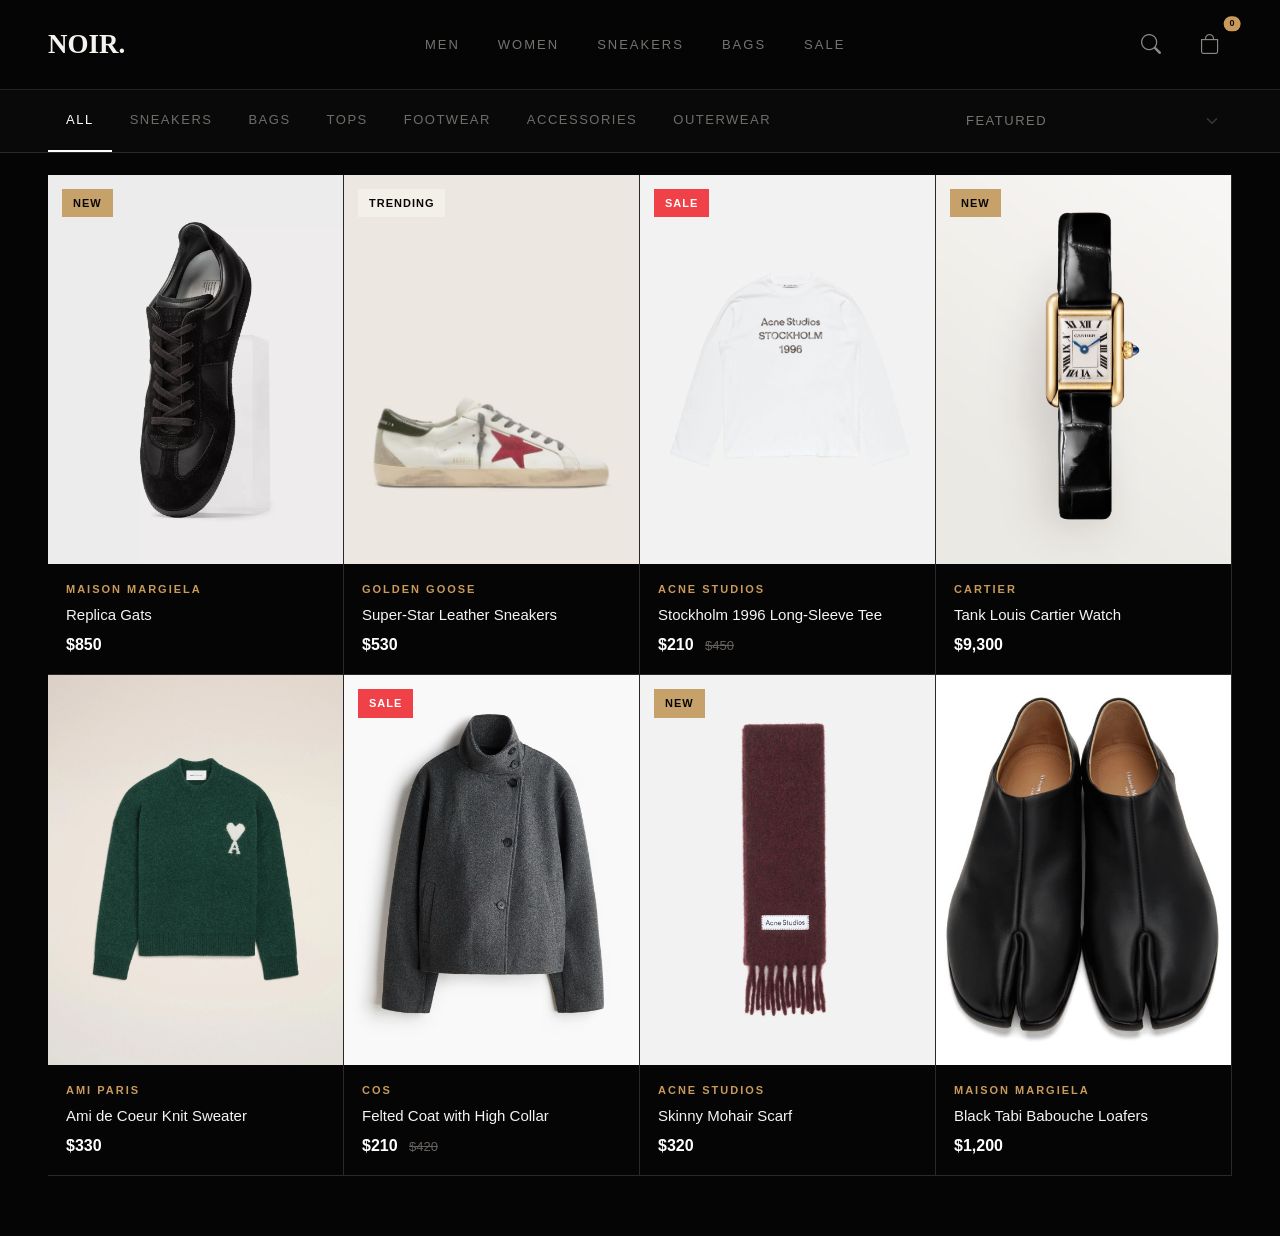
<file: index.html>
<!DOCTYPE html>
<html lang="es">
<head>
  <meta charset="UTF-8">
  <meta http-equiv="refresh" content="0; url=Noir.html">
  <meta name="viewport" content="width=device-width, initial-scale=1.0">
  <title>NOIR.</title>
  <script>window.location.replace('Noir.html');</script>
</head>
<body>
  <p>Abriendo NOIR...</p>
</body>
</html>
</file>
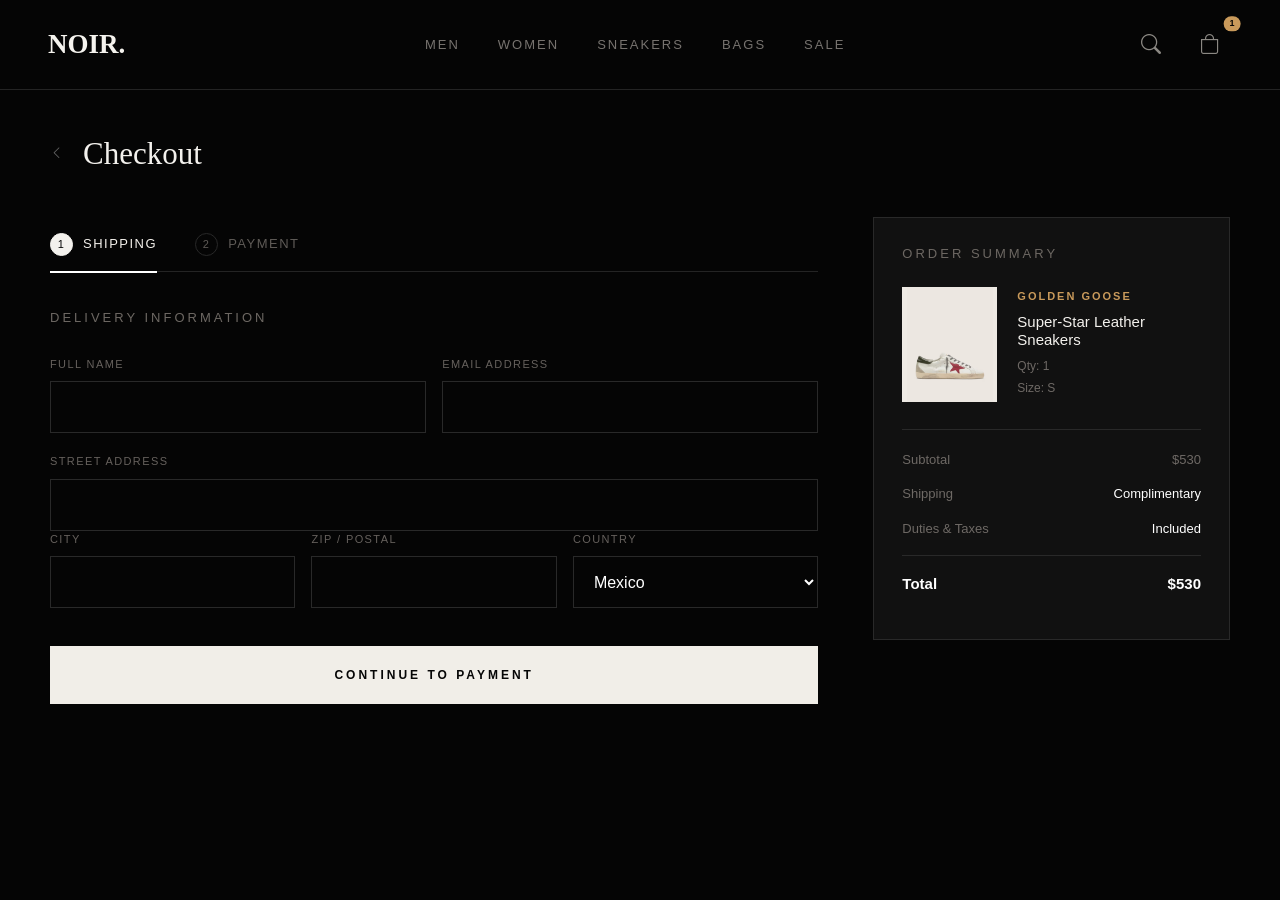
<file: checkout.html>
<!DOCTYPE html>
<html lang="es">

<head>
    <meta charset="UTF-8">
    <meta name="viewport" content="width=device-width, initial-scale=1.0">

    <title>NOIR. | Checkout</title>

    <!-- Bootstrap -->
    <link
        href="https://cdn.jsdelivr.net/npm/bootstrap@5.3.8/dist/css/bootstrap.min.css"
        rel="stylesheet">

    <!-- Bootstrap Icons -->
    <link
        rel="stylesheet"
        href="https://cdn.jsdelivr.net/npm/bootstrap-icons@1.13.1/font/bootstrap-icons.min.css">

    <!-- CSS -->
    <link rel="stylesheet" href="css/checkout.css">
</head>

<body>


<!-- =====================================================
     NAVBAR
===================================================== -->

<header>

    <nav class="navbar navbar-expand-lg navbar-dark noir-navbar">

        <div class="container-fluid px-lg-5">

            <!-- LOGO -->
            <a class="navbar-brand noir-logo" href="Noir.html">
                NOIR.
            </a>

            <!-- BOTÓN RESPONSIVE -->
            <button
                class="navbar-toggler"
                type="button"
                data-bs-toggle="collapse"
                data-bs-target="#mainNavbar">

                <span class="navbar-toggler-icon"></span>

            </button>


            <div
                class="collapse navbar-collapse"
                id="mainNavbar">

                <!-- MENÚ -->

                <ul class="navbar-nav mx-auto">

                    <li class="nav-item">
                        <a class="nav-link" href="Noir.html">
                            MEN
                        </a>
                    </li>

                    <li class="nav-item">
                        <a class="nav-link" href="Noir.html">
                            WOMEN
                        </a>
                    </li>

                    <li class="nav-item">
                        <a class="nav-link" href="Noir.html">
                            SNEAKERS
                        </a>
                    </li>

                    <li class="nav-item">
                        <a class="nav-link" href="Noir.html">
                            BAGS
                        </a>
                    </li>

                    <li class="nav-item">
                        <a class="nav-link" href="Noir.html">
                            SALE
                        </a>
                    </li>

                </ul>


                <!-- ICONOS -->

                <div class="navbar-icons">

                    <a
                        href="Noir.html"
                        class="btn icon-button">

                        <i class="bi bi-search"></i>

                    </a>


                    <button
                        class="btn icon-button position-relative"
                        type="button">

                        <i class="bi bi-bag"></i>

                        <span
                            id="cartCounter"
                            class="position-absolute top-0 start-100 translate-middle badge rounded-pill">

                            1

                        </span>

                    </button>

                </div>

            </div>

        </div>

    </nav>

</header>



<!-- =====================================================
     CHECKOUT
===================================================== -->

<main class="checkout-page">

    <div class="container-fluid checkout-container">


        <!-- TÍTULO -->

        <div class="checkout-title">

            <a
                href="producto.html"
                class="back-button">

                <i class="bi bi-chevron-left"></i>

            </a>

            <h1>
                Checkout
            </h1>

        </div>



        <div class="row checkout-row">


            <!-- =================================================
                 LADO IZQUIERDO
            ================================================== -->

            <div class="col-lg-8">


                <!-- PASOS -->

                <div class="checkout-steps">


                    <div
                        class="checkout-step active"
                        id="shippingStep">

                        <span class="step-number">
                            1
                        </span>

                        <span>
                            SHIPPING
                        </span>

                    </div>


                    <div
                        class="checkout-step"
                        id="paymentStep">

                        <span class="step-number">
                            2
                        </span>

                        <span>
                            PAYMENT
                        </span>

                    </div>

                </div>



                <!-- =================================================
                     FORMULARIO SHIPPING
                ================================================== -->

                <form
                    id="shippingForm"
                    class="checkout-form">


                    <h2>
                        DELIVERY INFORMATION
                    </h2>


                    <!-- NOMBRE + EMAIL -->

                    <div class="row g-3">


                        <div class="col-md-6">

                            <label for="fullName">
                                FULL NAME
                            </label>

                            <input
                                type="text"
                                id="fullName"
                                required>

                        </div>


                        <div class="col-md-6">

                            <label for="email">
                                EMAIL ADDRESS
                            </label>

                            <input
                                type="email"
                                id="email"
                                required>

                        </div>


                    </div>



                    <!-- DIRECCIÓN -->

                    <div class="form-group">

                        <label for="address">
                            STREET ADDRESS
                        </label>

                        <input
                            type="text"
                            id="address"
                            required>

                    </div>



                    <!-- CITY / ZIP / COUNTRY -->

                    <div class="row g-3">


                        <div class="col-md-4">

                            <label for="city">
                                CITY
                            </label>

                            <input
                                type="text"
                                id="city"
                                required>

                        </div>


                        <div class="col-md-4">

                            <label for="zip">
                                ZIP / POSTAL
                            </label>

                            <input
                                type="text"
                                id="zip"
                                required>

                        </div>


                        <div class="col-md-4">

                            <label for="country">
                                COUNTRY
                            </label>

                            <select
                                id="country"
                                required>

                                <option value="Mexico">
                                    Mexico
                                </option>

                                <option value="United States">
                                    United States
                                </option>

                                <option value="Canada">
                                    Canada
                                </option>

                                <option value="Spain">
                                    Spain
                                </option>

                                <option value="France">
                                    France
                                </option>

                                <option value="Italy">
                                    Italy
                                </option>

                            </select>

                        </div>


                    </div>



                    <!-- CONTINUE -->

                    <button
                        type="submit"
                        class="checkout-button">

                        CONTINUE TO PAYMENT

                    </button>


                </form>



                <!-- =================================================
                     PAYMENT
                ================================================== -->

                <form
                    id="paymentForm"
                    class="checkout-form payment-form">


                    <h2>
                        PAYMENT INFORMATION
                    </h2>


                    <!-- NOMBRE -->

                    <div class="form-group">

                        <label for="cardName">
                            NAME ON CARD
                        </label>

                        <input
                            type="text"
                            id="cardName"
                            autocomplete="off"
                            required>

                    </div>



                    <!-- CARD NUMBER -->

                    <div class="form-group">

                        <label for="cardNumber">
                            CARD NUMBER
                        </label>

                        <input
                            type="text"
                            id="cardNumber"
                            maxlength="19"
                            inputmode="numeric"
                            autocomplete="off"
                            placeholder="0000 0000 0000 0000"
                            required>

                    </div>



                    <!-- EXPIRATION + CVV -->

                    <div class="row g-3">


                        <div class="col-md-6">

                            <label for="expiration">
                                EXPIRATION DATE
                            </label>

                            <input
                                type="text"
                                id="expiration"
                                maxlength="5"
                                inputmode="numeric"
                                autocomplete="off"
                                placeholder="MM/YY"
                                required>

                        </div>


                        <div class="col-md-6">

                            <label for="cvv">
                                CVV
                            </label>

                            <input
                                type="password"
                                id="cvv"
                                maxlength="4"
                                inputmode="numeric"
                                autocomplete="off"
                                placeholder="•••"
                                required>

                        </div>


                    </div>



                    <div class="payment-buttons">


                        <button
                            type="button"
                            id="backToShipping"
                            class="back-shipping">

                            BACK

                        </button>


                        <button
                            type="submit"
                            class="checkout-button place-order">

                            PLACE ORDER

                        </button>


                    </div>


                </form>



                <!-- =================================================
                     CONFIRMACIÓN
                ================================================== -->

                <div
                    id="orderConfirmation"
                    class="order-confirmation">


                    <i class="bi bi-check-circle"></i>


                    <h2>
                        ORDER CONFIRMED
                    </h2>


                    <p>
                        Thank you for shopping at NOIR.
                    </p>


                    <a
                        href="Noir.html"
                        class="return-store">

                        RETURN TO STORE

                    </a>


                </div>


            </div>



            <!-- =================================================
                 ORDER SUMMARY
            ================================================== -->

            <div class="col-lg-4">


                <aside class="order-summary">


                    <h2>
                        ORDER SUMMARY
                    </h2>



                    <!-- PRODUCTO -->

                    <div class="summary-product">


                        <div class="summary-image">

                            <img
                                id="summaryImage"
                                src="GoldenRed.avif"
                                alt="Product">

                        </div>



                        <div class="summary-info">


                            <p
                                class="summary-brand"
                                id="summaryBrand">

                                GOLDEN GOOSE

                            </p>


                            <h3 id="summaryName">

                                Super-Star Leather Sneakers

                            </h3>


                            <p class="summary-small">

                                Qty: 1

                            </p>


                            <p
                                class="summary-small"
                                id="summarySize">

                                Size: S

                            </p>


                        </div>


                    </div>



                    <div class="summary-divider"></div>



                    <!-- PRECIOS -->

                    <div class="summary-line">

                        <span>
                            Subtotal
                        </span>

                        <span id="subtotal">
                            $530
                        </span>

                    </div>


                    <div class="summary-line">

                        <span>
                            Shipping
                        </span>

                        <span class="white">
                            Complimentary
                        </span>

                    </div>


                    <div class="summary-line">

                        <span>
                            Duties & Taxes
                        </span>

                        <span class="white">
                            Included
                        </span>

                    </div>



                    <div class="summary-divider small"></div>



                    <div class="summary-line total">

                        <span>
                            Total
                        </span>

                        <span id="total">
                            $530
                        </span>

                    </div>


                </aside>


            </div>


        </div>


    </div>

</main>



<!-- BOOTSTRAP JS -->

<script
    src="https://cdn.jsdelivr.net/npm/bootstrap@5.3.8/dist/js/bootstrap.bundle.min.js">
</script>


<!-- CHECKOUT JS -->

<script src="js/checkout.js"></script>


</body>

</html>
</file>
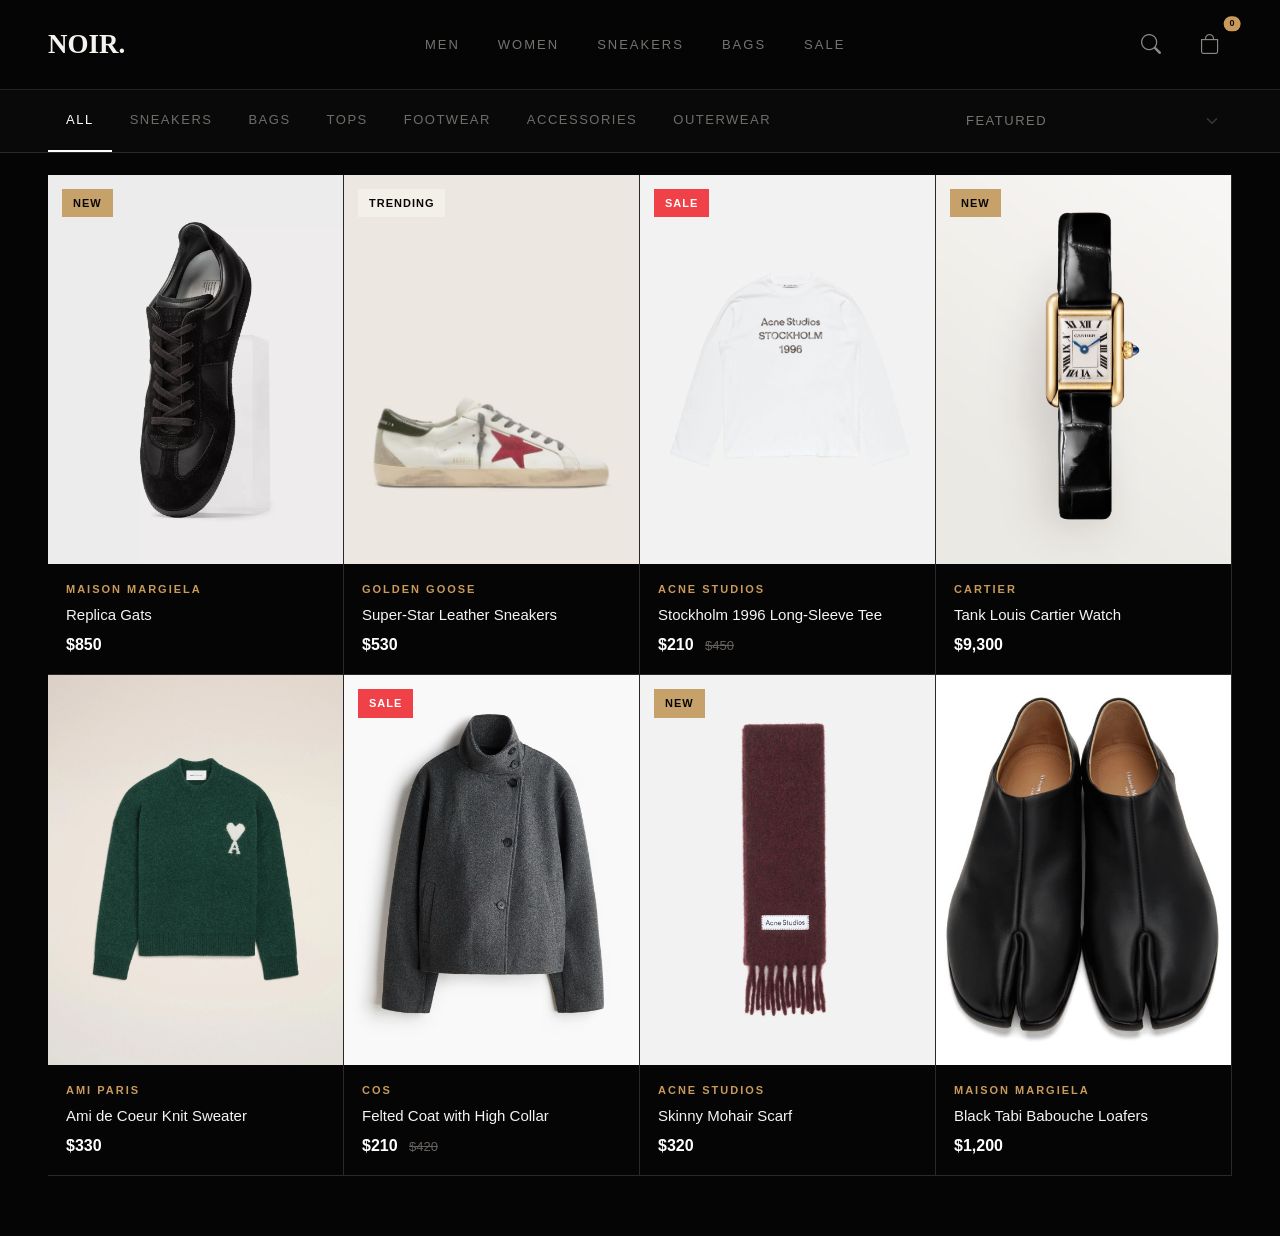
<file: Noir.html>
<!DOCTYPE html>
<html lang="es">

<head>
    <meta charset="UTF-8">
    <meta name="viewport" content="width=device-width, initial-scale=1.0">

    <title>NOIR. | Designer Fashion</title>

    <!-- BOOTSTRAP -->
    <link
        href="https://cdn.jsdelivr.net/npm/bootstrap@5.3.8/dist/css/bootstrap.min.css"
        rel="stylesheet">

    <!-- BOOTSTRAP ICONS -->
    <link
        rel="stylesheet"
        href="https://cdn.jsdelivr.net/npm/bootstrap-icons@1.13.1/font/bootstrap-icons.min.css">

    <!-- CSS -->
    <link rel="stylesheet" href="css/styles.css">
</head>


<body>

    <!-- =====================================================
         HEADER
    ====================================================== -->

    <header>

        <nav class="navbar navbar-expand-lg navbar-dark noir-navbar">

            <div class="container-fluid px-lg-5">

                <!-- LOGO -->

                <a class="navbar-brand noir-logo" href="Noir.html">
                    NOIR.
                </a>


                <!-- BOTÓN RESPONSIVE -->

                <button
                    class="navbar-toggler"
                    type="button"
                    data-bs-toggle="collapse"
                    data-bs-target="#mainNavbar">

                    <span class="navbar-toggler-icon"></span>

                </button>


                <!-- MENÚ -->

                <div
                    class="collapse navbar-collapse"
                    id="mainNavbar">

                    <ul class="navbar-nav mx-auto">

                        <li class="nav-item">

                            <a class="nav-link" href="#">
                                MEN
                            </a>

                        </li>


                        <li class="nav-item">

                            <a class="nav-link" href="#">
                                WOMEN
                            </a>

                        </li>


                        <li class="nav-item">

                            <a class="nav-link" href="#">
                                SNEAKERS
                            </a>

                        </li>


                        <li class="nav-item">

                            <a class="nav-link" href="#">
                                BAGS
                            </a>

                        </li>


                        <li class="nav-item">

                            <a class="nav-link" href="#">
                                SALE
                            </a>

                        </li>

                    </ul>


                    <!-- ICONOS -->

                    <div class="navbar-icons">

                        <!-- BUSCADOR -->

                        <button
                            class="btn icon-button"
                            type="button"
                            data-bs-toggle="offcanvas"
                            data-bs-target="#searchMenu">

                            <i class="bi bi-search"></i>

                        </button>


                        <!-- CARRITO -->

                        <button
                            class="btn icon-button position-relative"
                            type="button">

                            <i class="bi bi-bag"></i>

                            <span
                                id="cartCounter"
                                class="position-absolute top-0 start-100 translate-middle badge rounded-pill">

                                0

                            </span>

                        </button>

                    </div>

                </div>

            </div>

        </nav>


        <!-- =====================================================
             CATEGORÍAS
        ====================================================== -->

        <nav class="category-navbar">

            <div class="container-fluid px-lg-5">

                <div class="row align-items-center">


                    <div class="col-lg-9">

                        <div class="category-links">


                            <button
                                class="category active"
                                data-category="all">

                                ALL

                            </button>


                            <button
                                class="category"
                                data-category="sneakers">

                                SNEAKERS

                            </button>


                            <button
                                class="category"
                                data-category="bags">

                                BAGS

                            </button>


                            <button
                                class="category"
                                data-category="tops">

                                TOPS

                            </button>


                            <button
                                class="category"
                                data-category="footwear">

                                FOOTWEAR

                            </button>


                            <button
                                class="category"
                                data-category="accessories">

                                ACCESSORIES

                            </button>


                            <button
                                class="category"
                                data-category="outerwear">

                                OUTERWEAR

                            </button>


                        </div>

                    </div>


                    <!-- ORDENAR -->

                    <div class="col-lg-3">

                        <select
                            id="sortProducts"
                            class="form-select noir-select">

                            <option value="featured">
                                FEATURED
                            </option>

                            <option value="low">
                                PRICE: LOW TO HIGH
                            </option>

                            <option value="high">
                                PRICE: HIGH TO LOW
                            </option>

                        </select>

                    </div>


                </div>

            </div>

        </nav>

    </header>



    <!-- =====================================================
         CATÁLOGO
    ====================================================== -->

    <main>

        <section
            class="container-fluid px-lg-5 product-section">

            <div
                class="row g-0"
                id="productGrid">


                <!-- =================================================
                     PRODUCTO 1
                     MAISON MARGIELA
                ================================================== -->

                <article
                    class="col-12 col-sm-6 col-lg-3 product-card clickable-product"

                    data-category="sneakers"

                    data-brand="MAISON MARGIELA"

                    data-name="Replica Gats"

                    data-price="850"

                    data-image="MaisonMargiela.webp">


                    <div class="product-image">

                        <span class="product-badge new">
                            NEW
                        </span>

                        <img
                            src="MaisonMargiela.webp"
                            alt="Maison Margiela Replica Gats">

                    </div>


                    <div class="product-info">

                        <p class="brand">
                            MAISON MARGIELA
                        </p>

                        <h2 class="product-name">
                            Replica Gats
                        </h2>

                        <p class="price">
                            $850
                        </p>

                    </div>

                </article>



                <!-- =================================================
                     PRODUCTO 2
                     GOLDEN GOOSE
                ================================================== -->

                <article
                    class="col-12 col-sm-6 col-lg-3 product-card clickable-product"

                    data-category="sneakers"

                    data-brand="GOLDEN GOOSE"

                    data-name="Super-Star Leather Sneakers"

                    data-price="530"

                    data-image="GoldenRed.avif">


                    <div class="product-image">

                        <span class="product-badge trending">
                            TRENDING
                        </span>

                        <img
                            src="GoldenRed.avif"
                            alt="Golden Goose Super-Star Leather Sneakers">

                    </div>


                    <div class="product-info">

                        <p class="brand">
                            GOLDEN GOOSE
                        </p>

                        <h2 class="product-name">
                            Super-Star Leather Sneakers
                        </h2>

                        <p class="price">
                            $530
                        </p>

                    </div>

                </article>



                <!-- =================================================
                     PRODUCTO 3
                     ACNE STUDIOS
                ================================================== -->

                <article
                    class="col-12 col-sm-6 col-lg-3 product-card clickable-product"

                    data-category="tops"

                    data-brand="ACNE STUDIOS"

                    data-name="Stockholm 1996 Long-Sleeve Tee"

                    data-price="210"

                    data-image="AcneStudios.webp">


                    <div class="product-image">

                        <span class="product-badge sale">
                            SALE
                        </span>

                        <img
                            src="AcneStudios.webp"
                            alt="Acne Studios Stockholm 1996 Long-Sleeve Tee">

                    </div>


                    <div class="product-info">

                        <p class="brand">
                            ACNE STUDIOS
                        </p>

                        <h2 class="product-name">
                            Stockholm 1996 Long-Sleeve Tee
                        </h2>

                        <p class="price">

                            $210

                            <del>
                                $450
                            </del>

                        </p>

                    </div>

                </article>



                <!-- =================================================
                     PRODUCTO 4
                     CARTIER
                ================================================== -->

                <article
                    class="col-12 col-sm-6 col-lg-3 product-card clickable-product"

                    data-category="accessories"

                    data-brand="CARTIER"

                    data-name="Tank Louis Cartier Watch"

                    data-price="9300"

                    data-image="Cartier.avif">


                    <div class="product-image">

                        <span class="product-badge new">
                            NEW
                        </span>

                        <img
                            src="Cartier.avif"
                            alt="Tank Louis Cartier Watch">

                    </div>


                    <div class="product-info">

                        <p class="brand">
                            CARTIER
                        </p>

                        <h2 class="product-name">
                            Tank Louis Cartier Watch
                        </h2>

                        <p class="price">
                            $9,300
                        </p>

                    </div>

                </article>



                <!-- =================================================
                     PRODUCTO 5
                     AMI PARIS
                ================================================== -->

                <article
                    class="col-12 col-sm-6 col-lg-3 product-card clickable-product"

                    data-category="tops"

                    data-brand="AMI PARIS"

                    data-name="Ami de Coeur Knit Sweater"

                    data-price="330"

                    data-image="Ami.webp">


                    <div class="product-image">

                        <img
                            src="Ami.webp"
                            alt="AMI Paris Ami de Coeur Knit Sweater">

                    </div>


                    <div class="product-info">

                        <p class="brand">
                            AMI PARIS
                        </p>

                        <h2 class="product-name">
                            Ami de Coeur Knit Sweater
                        </h2>

                        <p class="price">
                            $330
                        </p>

                    </div>

                </article>



                <!-- =================================================
                     PRODUCTO 6
                     COS
                ================================================== -->

                <article
                    class="col-12 col-sm-6 col-lg-3 product-card clickable-product"

                    data-category="outerwear"

                    data-brand="COS"

                    data-name="Felted Coat with High Collar"

                    data-price="210"

                    data-image="HighNeck.avif">


                    <div class="product-image">

                        <span class="product-badge sale">
                            SALE
                        </span>

                        <img
                            src="HighNeck.avif"
                            alt="COS Felted Coat with High Collar">

                    </div>


                    <div class="product-info">

                        <p class="brand">
                            COS
                        </p>

                        <h2 class="product-name">
                            Felted Coat with High Collar
                        </h2>

                        <p class="price">

                            $210

                            <del>
                                $420
                            </del>

                        </p>

                    </div>

                </article>



                <!-- =================================================
                     PRODUCTO 7
                     ACNE STUDIOS
                ================================================== -->

                <article
                    class="col-12 col-sm-6 col-lg-3 product-card clickable-product"

                    data-category="accessories"

                    data-brand="ACNE STUDIOS"

                    data-name="Skinny Mohair Scarf"

                    data-price="320"

                    data-image="AcneScarf.webp">


                    <div class="product-image">

                        <span class="product-badge new">
                            NEW
                        </span>

                        <img
                            src="AcneScarf.webp"
                            alt="Acne Studios Skinny Mohair Scarf">

                    </div>


                    <div class="product-info">

                        <p class="brand">
                            ACNE STUDIOS
                        </p>

                        <h2 class="product-name">
                            Skinny Mohair Scarf
                        </h2>

                        <p class="price">
                            $320
                        </p>

                    </div>

                </article>



                <!-- =================================================
                     PRODUCTO 8
                     MAISON MARGIELA
                ================================================== -->

                <article
                    class="col-12 col-sm-6 col-lg-3 product-card clickable-product"

                    data-category="footwear"

                    data-brand="MAISON MARGIELA"

                    data-name="Black Tabi Babouche Loafers"

                    data-price="1200"

                    data-image="MuiMui.webp">


                    <div class="product-image">

                        <img
                            src="MuiMui.webp"
                            alt="Maison Margiela Black Tabi Babouche Loafers">

                    </div>


                    <div class="product-info">

                        <p class="brand">
                            MAISON MARGIELA
                        </p>

                        <h2 class="product-name">
                            Black Tabi Babouche Loafers
                        </h2>

                        <p class="price">
                            $1,200
                        </p>

                    </div>

                </article>


            </div>

        </section>

    </main>



    <!-- =====================================================
         BUSCADOR OFFCANVAS
    ====================================================== -->

    <div
        class="offcanvas offcanvas-end text-bg-dark"
        tabindex="-1"
        id="searchMenu">


        <div class="offcanvas-header">

            <h5 class="offcanvas-title">
                SEARCH
            </h5>

            <button
                type="button"
                class="btn-close btn-close-white"
                data-bs-dismiss="offcanvas">
            </button>

        </div>


        <div class="offcanvas-body">

            <input
                type="text"
                id="searchInput"
                class="form-control"
                placeholder="Search products...">

        </div>


    </div>



    <!-- BOOTSTRAP JAVASCRIPT -->

    <script
        src="https://cdn.jsdelivr.net/npm/bootstrap@5.3.8/dist/js/bootstrap.bundle.min.js">
    </script>


    <!-- JAVASCRIPT PROPIO -->

    <script src="js/script.js"></script>


</body>

</html>
</file>
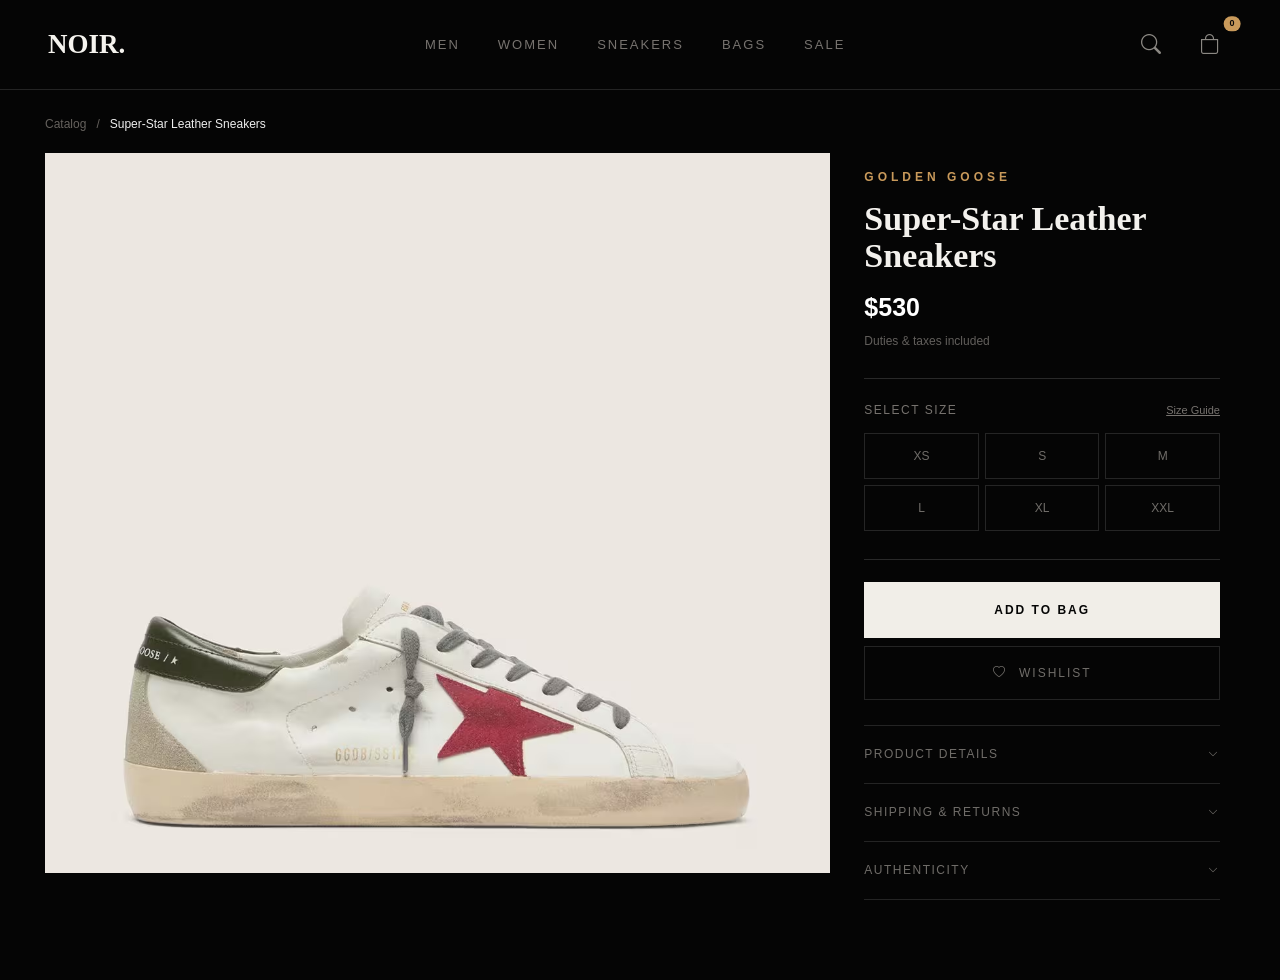
<file: producto.html>
<!DOCTYPE html>
<html lang="es">

<head>

    <meta charset="UTF-8">

    <meta name="viewport"
          content="width=device-width, initial-scale=1.0">

    <title>NOIR. | Product</title>


    <!-- BOOTSTRAP -->
    <link
        href="https://cdn.jsdelivr.net/npm/bootstrap@5.3.8/dist/css/bootstrap.min.css"
        rel="stylesheet">


    <!-- BOOTSTRAP ICONS -->
    <link
        rel="stylesheet"
        href="https://cdn.jsdelivr.net/npm/bootstrap-icons@1.13.1/font/bootstrap-icons.min.css">


    <!-- CSS DE PRODUCTO -->
    <link
        rel="stylesheet"
        href="css/producto.css">

</head>


<body>


<!-- =====================================================
     HEADER / NAVBAR
===================================================== -->

<header>

    <nav class="navbar navbar-expand-lg navbar-dark noir-navbar">

        <div class="container-fluid px-lg-5">


            <!-- LOGO -->

            <a
                class="navbar-brand noir-logo"
                href="Noir.html">

                NOIR.

            </a>


            <!-- BOTÓN RESPONSIVE -->

            <button
                class="navbar-toggler"
                type="button"
                data-bs-toggle="collapse"
                data-bs-target="#mainNavbar">

                <span class="navbar-toggler-icon"></span>

            </button>


            <!-- MENÚ -->

            <div
                class="collapse navbar-collapse"
                id="mainNavbar">


                <ul class="navbar-nav mx-auto">


                    <li class="nav-item">

                        <a
                            class="nav-link"
                            href="Noir.html">

                            MEN

                        </a>

                    </li>


                    <li class="nav-item">

                        <a
                            class="nav-link"
                            href="Noir.html">

                            WOMEN

                        </a>

                    </li>


                    <li class="nav-item">

                        <a
                            class="nav-link"
                            href="Noir.html">

                            SNEAKERS

                        </a>

                    </li>


                    <li class="nav-item">

                        <a
                            class="nav-link"
                            href="Noir.html">

                            BAGS

                        </a>

                    </li>


                    <li class="nav-item">

                        <a
                            class="nav-link"
                            href="Noir.html">

                            SALE

                        </a>

                    </li>


                </ul>



                <!-- ICONOS -->

                <div class="navbar-icons">


                    <!-- BUSCADOR -->

                    <a
                        href="Noir.html"
                        class="btn icon-button">

                        <i class="bi bi-search"></i>

                    </a>


                    <!-- CARRITO -->

                    <button
                        class="btn icon-button position-relative"
                        type="button">

                        <i class="bi bi-bag"></i>


                        <span
                            id="cartCounter"
                            class="position-absolute top-0 start-100 translate-middle badge rounded-pill">

                            0

                        </span>

                    </button>


                </div>


            </div>

        </div>

    </nav>

</header>



<!-- =====================================================
     PRODUCTO
===================================================== -->

<main class="product-page">


    <div class="container-fluid product-container">


        <!-- =================================================
             BREADCRUMB
        ================================================== -->

        <div class="breadcrumb-noir">


            <a href="Noir.html">

                Catalog

            </a>


            <span>

                /

            </span>


            <span id="breadcrumbProduct">

                Product

            </span>


        </div>



        <!-- =================================================
             CONTENIDO
        ================================================== -->

        <div class="row g-4">


            <!-- =============================================
                 IZQUIERDA
                 UNA SOLA IMAGEN
            ============================================== -->

            <div class="col-lg-8">


                <div class="product-gallery">


                    <div class="gallery-image">


                        <img
                            id="mainProductImage"
                            src="GoldenRed.avif"
                            alt="Selected Product">


                    </div>


                </div>


            </div>



            <!-- =============================================
                 DERECHA
                 INFORMACIÓN DEL PRODUCTO
            ============================================== -->

            <div class="col-lg-4">


                <div class="product-details">


                    <!-- MARCA -->

                    <p
                        class="product-brand"
                        id="productBrand">

                        GOLDEN GOOSE

                    </p>



                    <!-- NOMBRE -->

                    <h1
                        class="product-title"
                        id="productName">

                        Super-Star Leather Sneakers

                    </h1>



                    <!-- PRECIO -->

                    <p
                        class="product-price"
                        id="productPrice">

                        $530

                    </p>


                    <p class="tax-text">

                        Duties & taxes included

                    </p>



                    <hr class="divider">



                    <!-- =====================================
                         TALLAS
                    ====================================== -->

                    <div class="size-header">


                        <span>

                            SELECT SIZE

                        </span>


                        <button
                            class="size-guide"
                            type="button"
                            data-bs-toggle="modal"
                            data-bs-target="#sizeGuideModal">

                            Size Guide

                        </button>


                    </div>



                    <div class="size-grid">


                        <button
                            class="size-button"
                            type="button"
                            data-size="XS">

                            XS

                        </button>


                        <button
                            class="size-button"
                            type="button"
                            data-size="S">

                            S

                        </button>


                        <button
                            class="size-button"
                            type="button"
                            data-size="M">

                            M

                        </button>


                        <button
                            class="size-button"
                            type="button"
                            data-size="L">

                            L

                        </button>


                        <button
                            class="size-button"
                            type="button"
                            data-size="XL">

                            XL

                        </button>


                        <button
                            class="size-button"
                            type="button"
                            data-size="XXL">

                            XXL

                        </button>


                    </div>



                    <!-- MENSAJE SI NO SELECCIONA TALLA -->

                    <p
                        id="sizeMessage"
                        class="size-message">

                        Please select a size.

                    </p>



                    <hr class="divider">



                    <!-- =====================================
                         ADD TO BAG
                    ====================================== -->

                    <button
                        id="addToBag"
                        class="add-to-bag"
                        type="button">

                        ADD TO BAG

                    </button>



                    <!-- =====================================
                         WISHLIST
                    ====================================== -->

                    <button
                        id="wishlistButton"
                        class="wishlist-button"
                        type="button">


                        <i class="bi bi-heart"></i>


                        <span>

                            WISHLIST

                        </span>


                    </button>



                    <!-- =====================================
                         INFORMACIÓN ADICIONAL
                    ====================================== -->

                    <div class="information-section">



                        <!-- PRODUCT DETAILS -->

                        <button
                            class="information-button"
                            type="button"
                            data-bs-toggle="collapse"
                            data-bs-target="#productDetails">


                            <span>

                                PRODUCT DETAILS

                            </span>


                            <i class="bi bi-chevron-down"></i>


                        </button>


                        <div
                            class="collapse information-content"
                            id="productDetails">


                            <p>

                                Carefully selected designer piece
                                available through NOIR.

                            </p>


                            <p>

                                Product condition: New.

                            </p>


                        </div>



                        <!-- SHIPPING -->

                        <button
                            class="information-button"
                            type="button"
                            data-bs-toggle="collapse"
                            data-bs-target="#shippingReturns">


                            <span>

                                SHIPPING & RETURNS

                            </span>


                            <i class="bi bi-chevron-down"></i>


                        </button>


                        <div
                            class="collapse information-content"
                            id="shippingReturns">


                            <p>

                                Worldwide shipping available.

                            </p>


                            <p>

                                Returns accepted within 14 days
                                of delivery.

                            </p>


                        </div>



                        <!-- AUTHENTICITY -->

                        <button
                            class="information-button"
                            type="button"
                            data-bs-toggle="collapse"
                            data-bs-target="#authenticity">


                            <span>

                                AUTHENTICITY

                            </span>


                            <i class="bi bi-chevron-down"></i>


                        </button>


                        <div
                            class="collapse information-content"
                            id="authenticity">


                            <p>

                                Every item sold by NOIR is
                                inspected before shipment.

                            </p>


                            <p>

                                We guarantee the authenticity
                                of every designer product.

                            </p>


                        </div>


                    </div>


                </div>


            </div>


        </div>


    </div>


</main>



<!-- =====================================================
     SIZE GUIDE
===================================================== -->

<div
    class="modal fade"
    id="sizeGuideModal"
    tabindex="-1">


    <div class="modal-dialog modal-dialog-centered">


        <div class="modal-content size-modal">


            <div class="modal-header">


                <h5 class="modal-title">

                    SIZE GUIDE

                </h5>


                <button
                    type="button"
                    class="btn-close btn-close-white"
                    data-bs-dismiss="modal">

                </button>


            </div>



            <div class="modal-body">


                <table class="table table-dark size-table">


                    <thead>

                        <tr>

                            <th>SIZE</th>

                            <th>US</th>

                            <th>EU</th>

                        </tr>

                    </thead>


                    <tbody>


                        <tr>

                            <td>XS</td>

                            <td>34</td>

                            <td>44</td>

                        </tr>


                        <tr>

                            <td>S</td>

                            <td>36</td>

                            <td>46</td>

                        </tr>


                        <tr>

                            <td>M</td>

                            <td>38</td>

                            <td>48</td>

                        </tr>


                        <tr>

                            <td>L</td>

                            <td>40</td>

                            <td>50</td>

                        </tr>


                        <tr>

                            <td>XL</td>

                            <td>42</td>

                            <td>52</td>

                        </tr>


                        <tr>

                            <td>XXL</td>

                            <td>44</td>

                            <td>54</td>

                        </tr>


                    </tbody>


                </table>


            </div>


        </div>


    </div>


</div>



<!-- =====================================================
     BOOTSTRAP JAVASCRIPT
===================================================== -->

<script
    src="https://cdn.jsdelivr.net/npm/bootstrap@5.3.8/dist/js/bootstrap.bundle.min.js">
</script>



<!-- =====================================================
     JAVASCRIPT PRODUCTO
===================================================== -->

<script src="js/producto.js"></script>


</body>

</html>
</file>
<file: css/checkout.css>
/* Archivo puente para conservar la estructura del proyecto */
@import url("../checkout.css");
</file>
<file: css/styles.css>
/* Archivo puente para conservar la estructura del proyecto */
@import url("../styles.css");
</file>
<file: css/producto.css>
/* Archivo puente para conservar la estructura del proyecto */
@import url("../producto.css");
</file>
